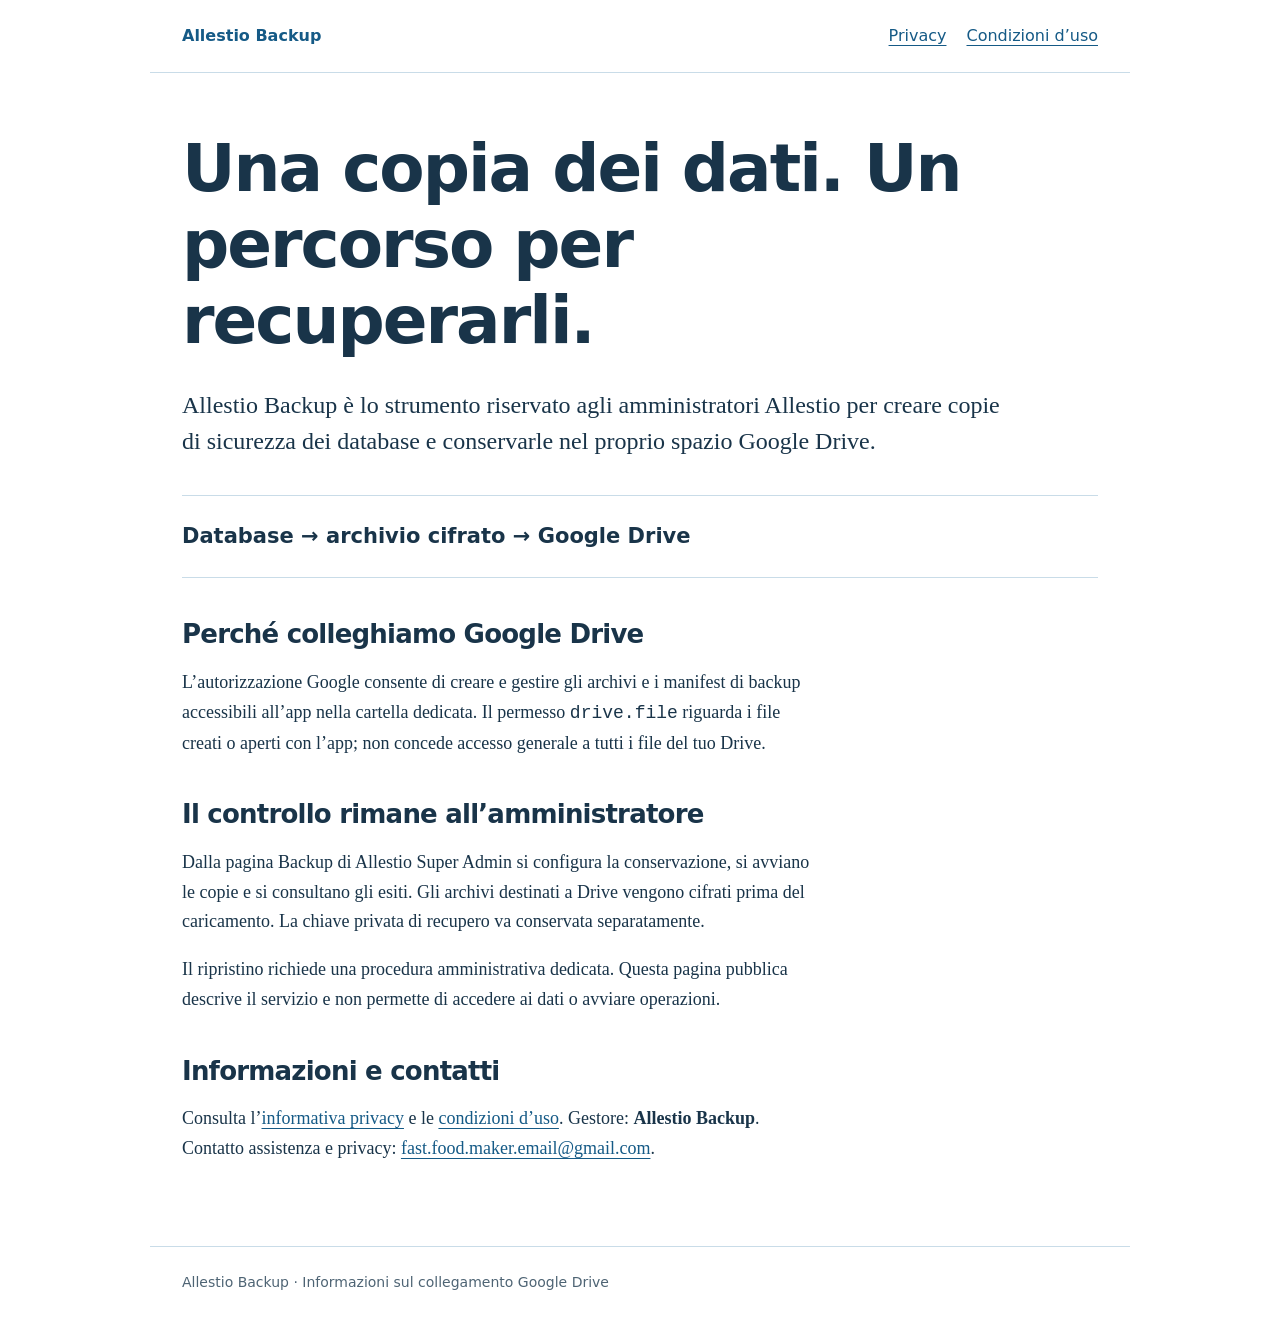
<file: index.html>
<!doctype html>
<html lang="it"><head><meta charset="utf-8"><meta name="google-site-verification" content="TGjeKalTT3rKdbuoJtwUcAju_WKT9MaAjiqNiKmemSw"><meta name="viewport" content="width=device-width,initial-scale=1"><meta name="description" content="Allestio Backup: copie di sicurezza dei database e conservazione su Google Drive."><title>Allestio Backup</title><link rel="stylesheet" href="site.css"></head>
<body><header><a class="brand" href="index.html">Allestio Backup</a><nav aria-label="Informazioni"><a href="privacy.html">Privacy</a><a href="terms.html">Condizioni d’uso</a></nav></header>
<main><h1>Una copia dei dati. Un percorso per recuperarli.</h1><p class="lead">Allestio Backup è lo strumento riservato agli amministratori Allestio per creare copie di sicurezza dei database e conservarle nel proprio spazio Google Drive.</p>
<div class="flow">Database → archivio cifrato → Google Drive</div>
<h2>Perché colleghiamo Google Drive</h2><p>L’autorizzazione Google consente di creare e gestire gli archivi e i manifest di backup accessibili all’app nella cartella dedicata. Il permesso <code>drive.file</code> riguarda i file creati o aperti con l’app; non concede accesso generale a tutti i file del tuo Drive.</p>
<h2>Il controllo rimane all’amministratore</h2><p>Dalla pagina Backup di Allestio Super Admin si configura la conservazione, si avviano le copie e si consultano gli esiti. Gli archivi destinati a Drive vengono cifrati prima del caricamento. La chiave privata di recupero va conservata separatamente.</p>
<p>Il ripristino richiede una procedura amministrativa dedicata. Questa pagina pubblica descrive il servizio e non permette di accedere ai dati o avviare operazioni.</p>
<h2>Informazioni e contatti</h2><p>Consulta l’<a href="privacy.html">informativa privacy</a> e le <a href="terms.html">condizioni d’uso</a>. Gestore: <strong>Allestio Backup</strong>. Contatto assistenza e privacy: <a href="mailto:fast.food.maker.email@gmail.com">fast.food.maker.email@gmail.com</a>.</p></main>
<footer>Allestio Backup · Informazioni sul collegamento Google Drive</footer></body></html>
</file>
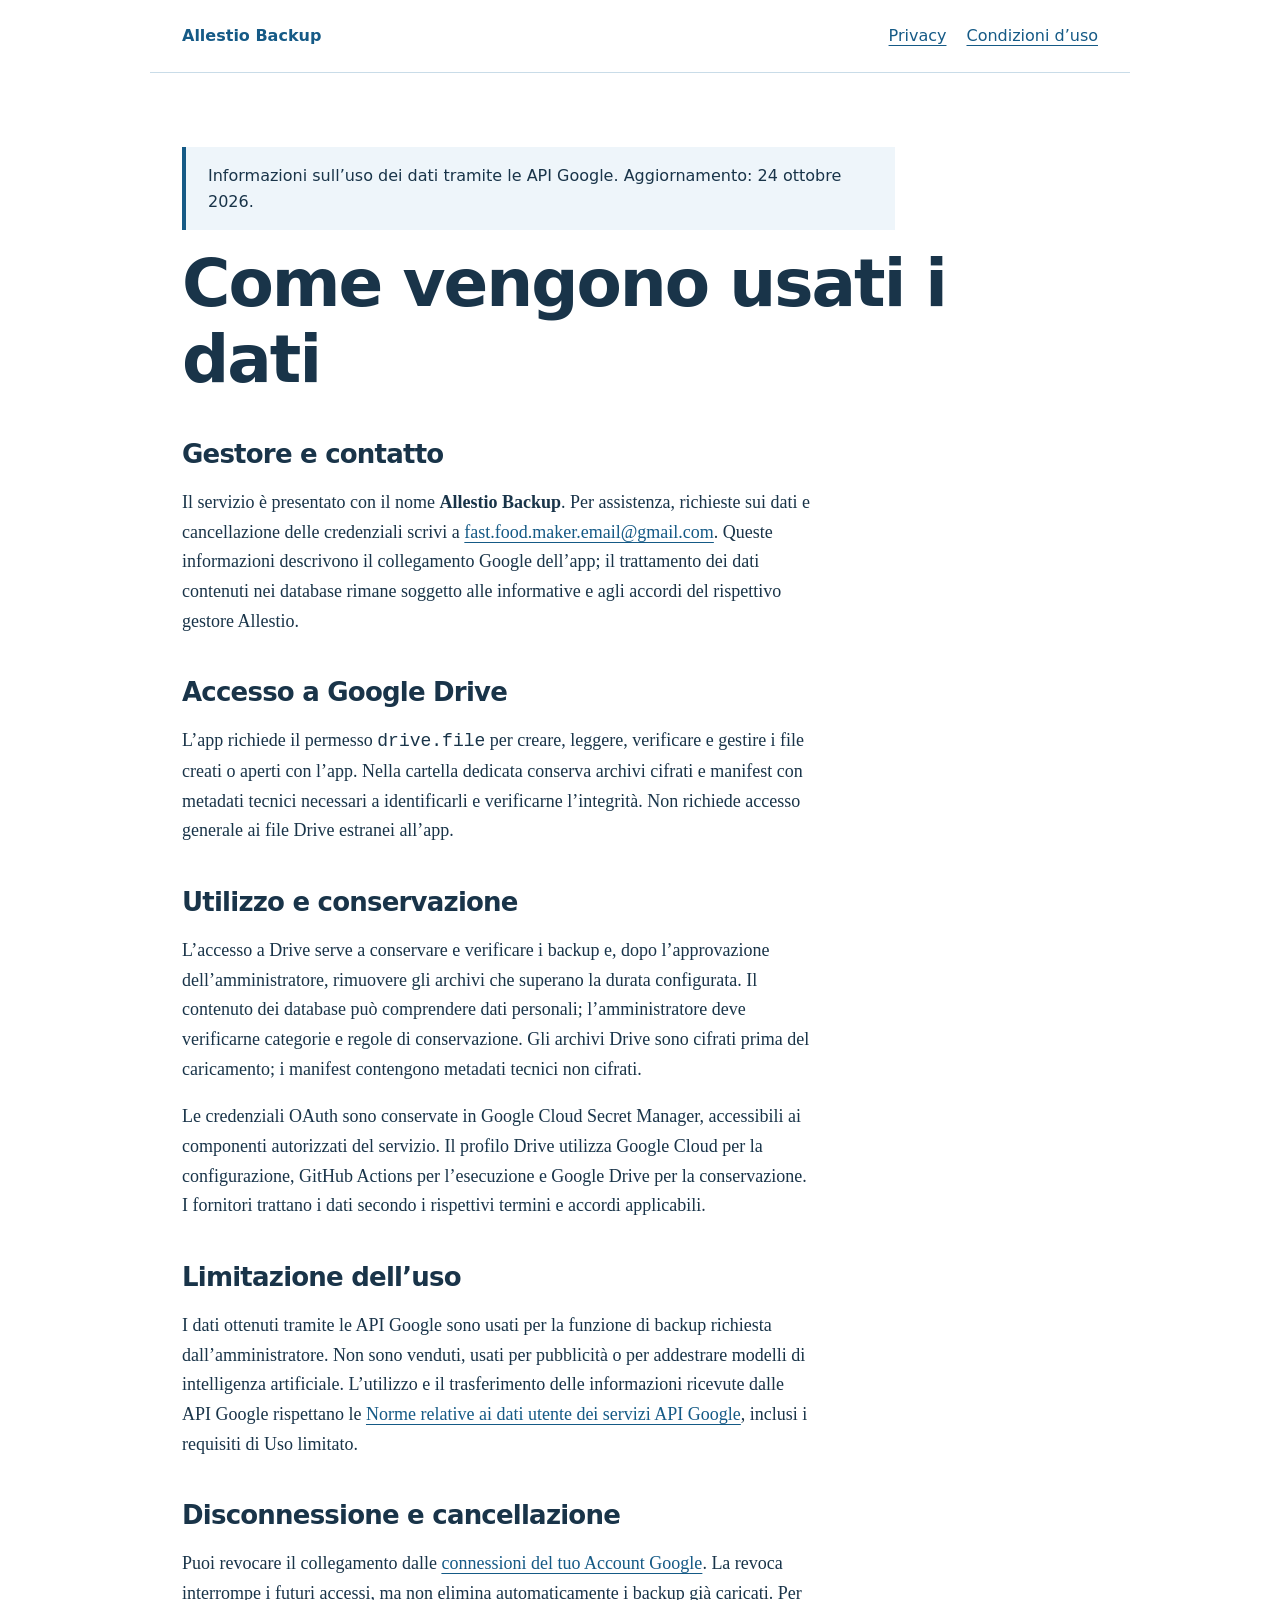
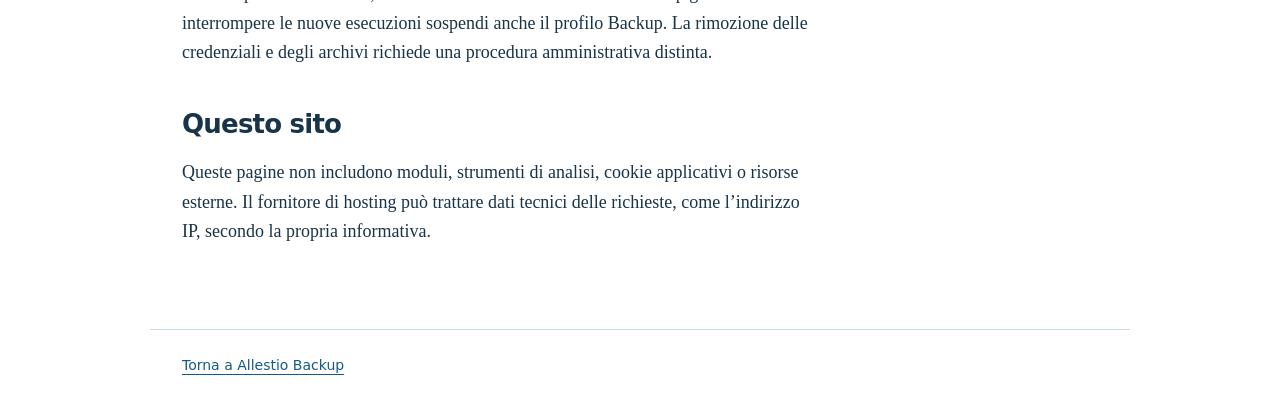
<file: privacy.html>
<!doctype html>
<html lang="it"><head><meta charset="utf-8"><meta name="viewport" content="width=device-width,initial-scale=1"><title>Privacy | Allestio Backup</title><link rel="stylesheet" href="site.css"></head><body>
<header><a class="brand" href="index.html">Allestio Backup</a><nav aria-label="Informazioni"><a href="privacy.html" aria-current="page">Privacy</a><a href="terms.html">Condizioni d’uso</a></nav></header>
<main><p class="notice">Informazioni sull’uso dei dati tramite le API Google. Aggiornamento: 24 ottobre 2026.</p><h1>Come vengono usati i dati</h1>
<h2>Gestore e contatto</h2><p>Il servizio è presentato con il nome <strong>Allestio Backup</strong>. Per assistenza, richieste sui dati e cancellazione delle credenziali scrivi a <a href="mailto:fast.food.maker.email@gmail.com">fast.food.maker.email@gmail.com</a>. Queste informazioni descrivono il collegamento Google dell’app; il trattamento dei dati contenuti nei database rimane soggetto alle informative e agli accordi del rispettivo gestore Allestio.</p>
<h2>Accesso a Google Drive</h2><p>L’app richiede il permesso <code>drive.file</code> per creare, leggere, verificare e gestire i file creati o aperti con l’app. Nella cartella dedicata conserva archivi cifrati e manifest con metadati tecnici necessari a identificarli e verificarne l’integrità. Non richiede accesso generale ai file Drive estranei all’app.</p>
<h2>Utilizzo e conservazione</h2><p>L’accesso a Drive serve a conservare e verificare i backup e, dopo l’approvazione dell’amministratore, rimuovere gli archivi che superano la durata configurata. Il contenuto dei database può comprendere dati personali; l’amministratore deve verificarne categorie e regole di conservazione. Gli archivi Drive sono cifrati prima del caricamento; i manifest contengono metadati tecnici non cifrati.</p>
<p>Le credenziali OAuth sono conservate in Google Cloud Secret Manager, accessibili ai componenti autorizzati del servizio. Il profilo Drive utilizza Google Cloud per la configurazione, GitHub Actions per l’esecuzione e Google Drive per la conservazione. I fornitori trattano i dati secondo i rispettivi termini e accordi applicabili.</p>
<h2>Limitazione dell’uso</h2><p>I dati ottenuti tramite le API Google sono usati per la funzione di backup richiesta dall’amministratore. Non sono venduti, usati per pubblicità o per addestrare modelli di intelligenza artificiale. L’utilizzo e il trasferimento delle informazioni ricevute dalle API Google rispettano le <a href="https://developers.google.com/terms/api-services-user-data-policy">Norme relative ai dati utente dei servizi API Google</a>, inclusi i requisiti di Uso limitato.</p>
<h2>Disconnessione e cancellazione</h2><p>Puoi revocare il collegamento dalle <a href="https://myaccount.google.com/connections">connessioni del tuo Account Google</a>. La revoca interrompe i futuri accessi, ma non elimina automaticamente i backup già caricati. Per interrompere le nuove esecuzioni sospendi anche il profilo Backup. La rimozione delle credenziali e degli archivi richiede una procedura amministrativa distinta.</p>
<h2>Questo sito</h2><p>Queste pagine non includono moduli, strumenti di analisi, cookie applicativi o risorse esterne. Il fornitore di hosting può trattare dati tecnici delle richieste, come l’indirizzo IP, secondo la propria informativa.</p></main><footer><a href="index.html">Torna a Allestio Backup</a></footer></body></html>
</file>
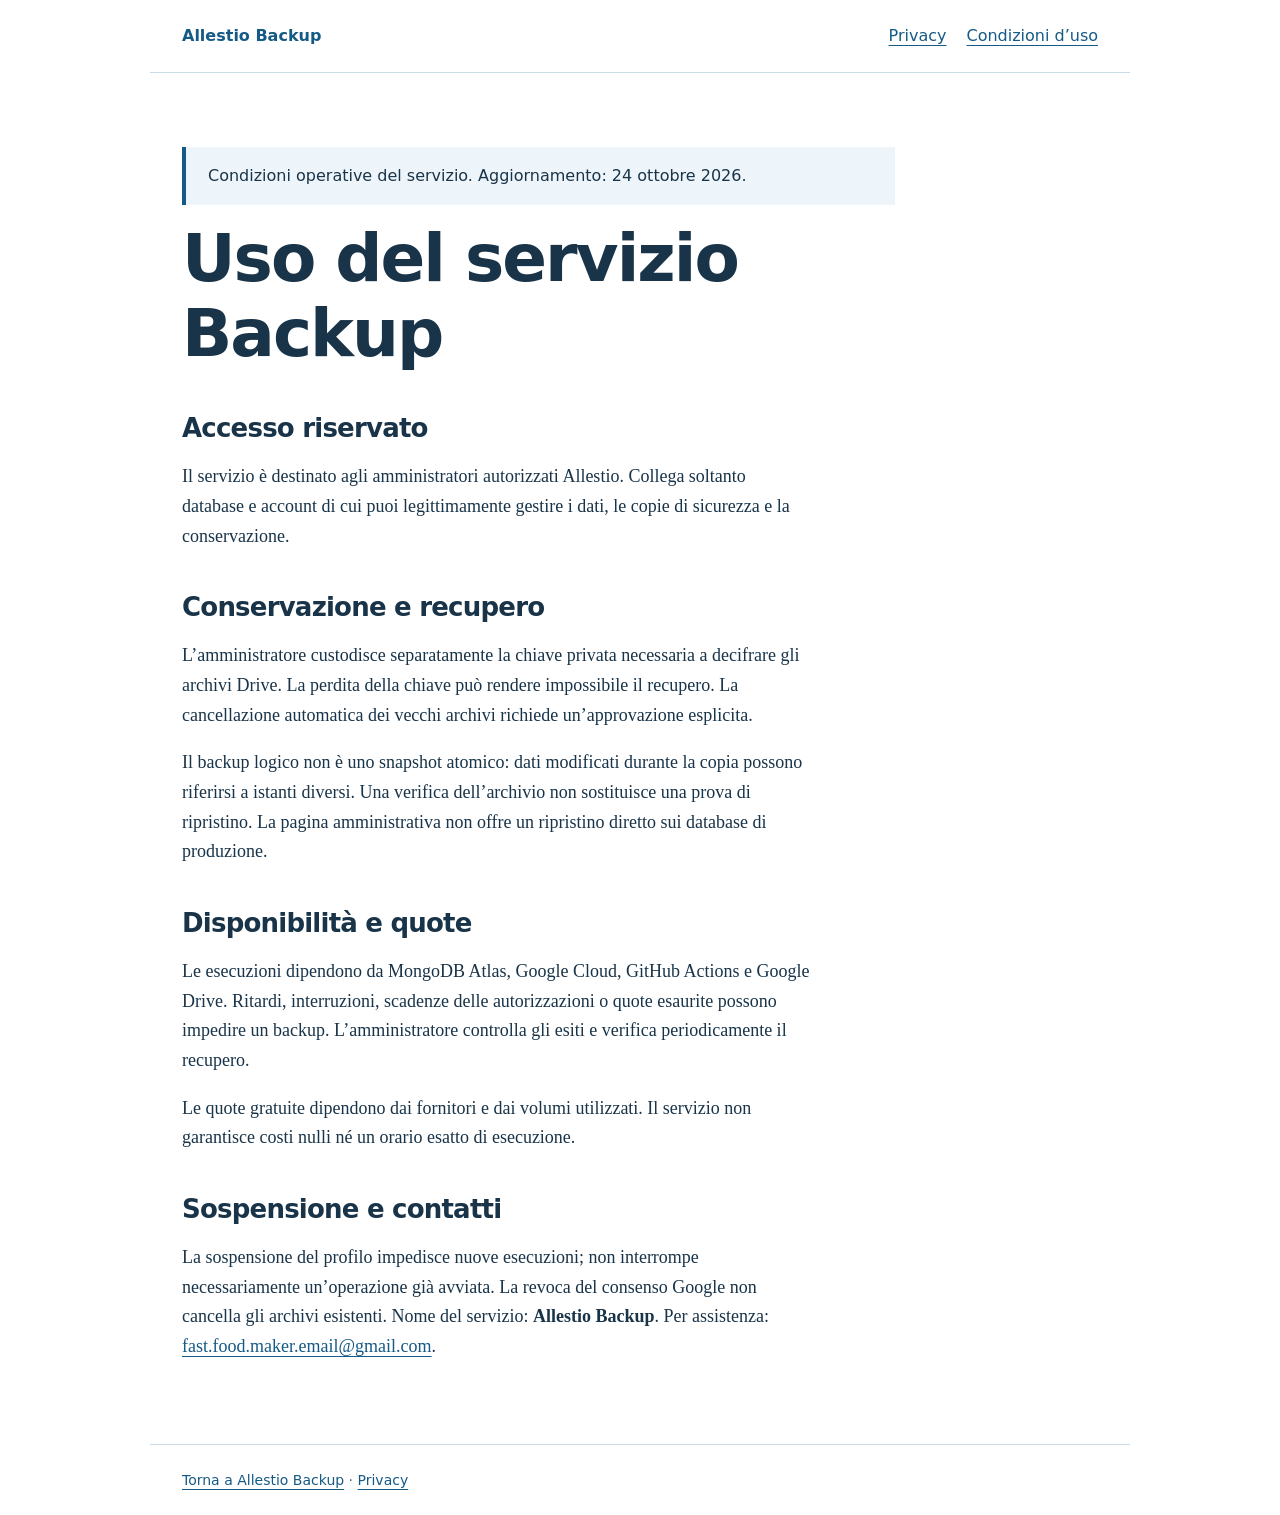
<file: terms.html>
<!doctype html>
<html lang="it"><head><meta charset="utf-8"><meta name="viewport" content="width=device-width,initial-scale=1"><title>Condizioni d’uso | Allestio Backup</title><link rel="stylesheet" href="site.css"></head><body>
<header><a class="brand" href="index.html">Allestio Backup</a><nav aria-label="Informazioni"><a href="privacy.html">Privacy</a><a href="terms.html" aria-current="page">Condizioni d’uso</a></nav></header>
<main><p class="notice">Condizioni operative del servizio. Aggiornamento: 24 ottobre 2026.</p><h1>Uso del servizio Backup</h1>
<h2>Accesso riservato</h2><p>Il servizio è destinato agli amministratori autorizzati Allestio. Collega soltanto database e account di cui puoi legittimamente gestire i dati, le copie di sicurezza e la conservazione.</p>
<h2>Conservazione e recupero</h2><p>L’amministratore custodisce separatamente la chiave privata necessaria a decifrare gli archivi Drive. La perdita della chiave può rendere impossibile il recupero. La cancellazione automatica dei vecchi archivi richiede un’approvazione esplicita.</p>
<p>Il backup logico non è uno snapshot atomico: dati modificati durante la copia possono riferirsi a istanti diversi. Una verifica dell’archivio non sostituisce una prova di ripristino. La pagina amministrativa non offre un ripristino diretto sui database di produzione.</p>
<h2>Disponibilità e quote</h2><p>Le esecuzioni dipendono da MongoDB Atlas, Google Cloud, GitHub Actions e Google Drive. Ritardi, interruzioni, scadenze delle autorizzazioni o quote esaurite possono impedire un backup. L’amministratore controlla gli esiti e verifica periodicamente il recupero.</p><p>Le quote gratuite dipendono dai fornitori e dai volumi utilizzati. Il servizio non garantisce costi nulli né un orario esatto di esecuzione.</p>
<h2>Sospensione e contatti</h2><p>La sospensione del profilo impedisce nuove esecuzioni; non interrompe necessariamente un’operazione già avviata. La revoca del consenso Google non cancella gli archivi esistenti. Nome del servizio: <strong>Allestio Backup</strong>. Per assistenza: <a href="mailto:fast.food.maker.email@gmail.com">fast.food.maker.email@gmail.com</a>.</p></main><footer><a href="index.html">Torna a Allestio Backup</a> · <a href="privacy.html">Privacy</a></footer></body></html>
</file>
<file: site.css>
:root{color-scheme:light;--ink:#193449;--muted:#4e6474;--blue:#155a86;--paper:#fff;--wash:#eef5fa;--line:#c9dce8}*{box-sizing:border-box}body{margin:0;background:var(--paper);color:var(--ink);font:18px/1.65 Georgia,'Times New Roman',serif}header,main,footer{max-width:980px;margin:auto;padding:24px 32px}header{display:flex;justify-content:space-between;gap:24px;align-items:center;border-bottom:1px solid var(--line);font:16px/1.5 system-ui,sans-serif}.brand{font-weight:750;text-decoration:none}nav{display:flex;gap:20px;flex-wrap:wrap}a{color:var(--blue);text-underline-offset:4px}a:focus-visible{outline:3px solid var(--blue);outline-offset:5px}main{padding-top:58px;padding-bottom:64px;min-height:65vh}h1,h2{font-family:system-ui,sans-serif;line-height:1.15;letter-spacing:-.03em}h1{font-size:clamp(38px,6vw,66px);max-width:780px;margin:0 0 28px}h2{font-size:26px;margin:42px 0 14px}p,ul{max-width:70ch}.lead{font-size:24px;line-height:1.5}.notice{background:var(--wash);border-left:4px solid var(--blue);padding:16px 22px;font:16px/1.6 system-ui,sans-serif}.flow{padding:24px 0;border-block:1px solid var(--line);font:600 21px/1.6 system-ui,sans-serif;margin:36px 0}footer{border-top:1px solid var(--line);color:var(--muted);font:14px/1.6 system-ui,sans-serif}@media(max-width:600px){header{align-items:flex-start;flex-direction:column;gap:12px}header,main,footer{padding-left:22px;padding-right:22px}main{padding-top:36px}.lead{font-size:21px}}
</file>
